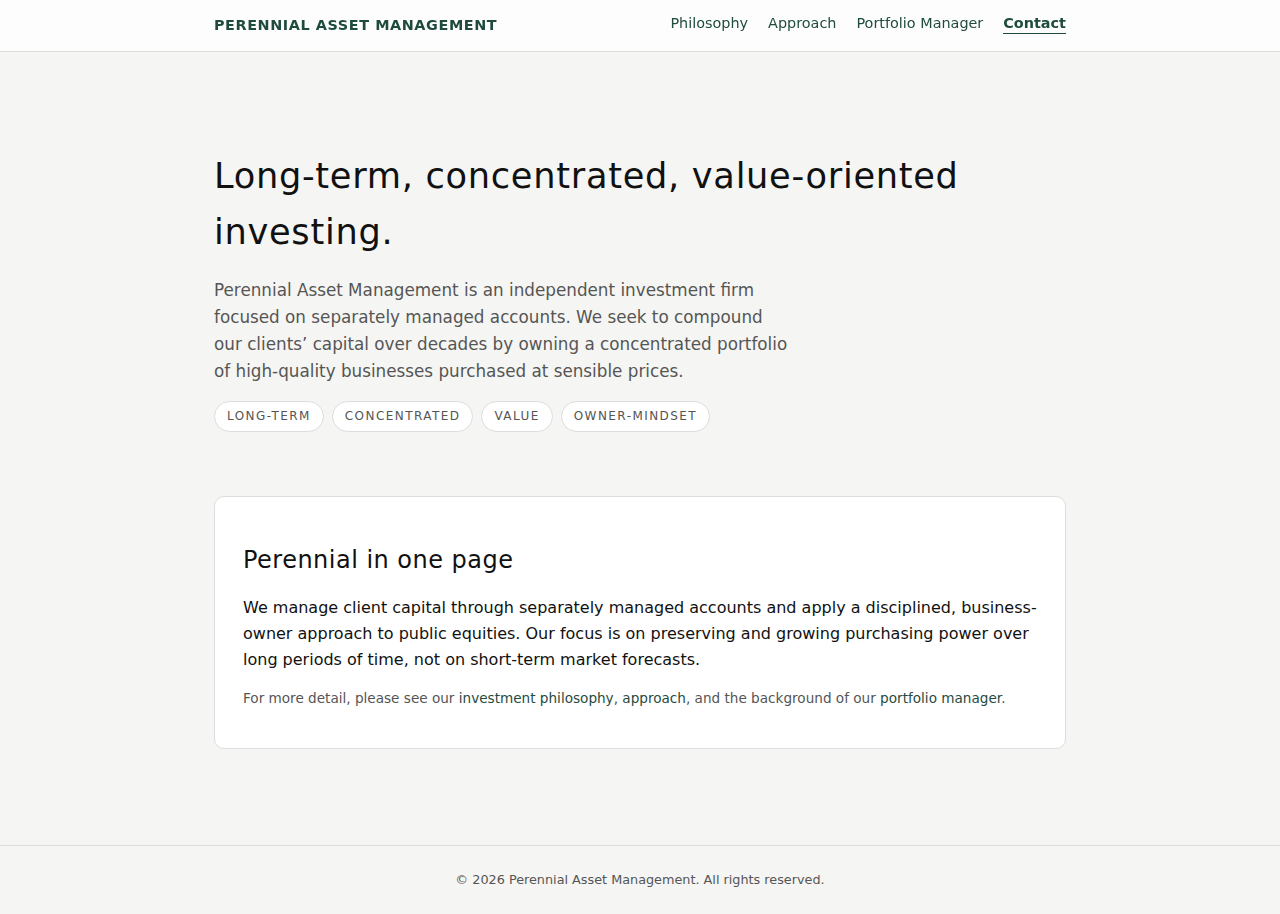
<file: index.html>
<!DOCTYPE html>
<html lang="en">
<head>
  <meta charset="UTF-8" />
  <title>Perennial Asset Management</title>
  <meta name="viewport" content="width=device-width, initial-scale=1" />
  <meta
    name="description"
    content="Perennial Asset Management is a long-term, concentrated, value-oriented investment manager focused on separately managed accounts."
  />
  <link rel="stylesheet" href="style.css" />
</head>
<body>
  <header>
    <div class="nav-inner">
      <a href="index.html" class="logo">Perennial Asset Management</a>
      <nav>
        <ul>
          <li><a href="philosophy/">Philosophy</a></li>
          <li><a href="approach/">Approach</a></li>
          <li><a href="portfolio-manager/">Portfolio Manager</a></li>
          <li><a class="active" href="contact/">Contact</a></li>
        </ul>
      </nav>
    </div>
  </header>

  <main>
    <section class="hero">
      <h1>Long-term, concentrated, value-oriented investing.</h1>
      <p class="hero-tagline">
        Perennial Asset Management is an independent investment firm focused on
        separately managed accounts. We seek to compound our clients’ capital
        over decades by owning a concentrated portfolio of high-quality
        businesses purchased at sensible prices.
      </p>
      <div class="pill-row">
        <span class="pill">Long-Term</span>
        <span class="pill">Concentrated</span>
        <span class="pill">Value</span>
        <span class="pill">Owner-Mindset</span>
      </div>
    </section>

    <section>
      <div class="card">
        <h2>Perennial in one page</h2>
        <p>
          We manage client capital through separately managed accounts and apply
          a disciplined, business-owner approach to public equities. Our focus
          is on preserving and growing purchasing power over long periods of
          time, not on short-term market forecasts.
        </p>
        <p class="muted small">
          For more detail, please see our
          <a href="philosophy.html">investment philosophy</a>,
          <a href="approach.html">approach</a>, and the background of our
          <a href="portfolio-manager.html">portfolio manager</a>.
        </p>
      </div>
    </section>
  </main>

  <footer>
    © <span id="year"></span> Perennial Asset Management. All rights reserved.
    <script>
      document.getElementById("year").textContent = new Date().getFullYear();
    </script>
  </footer>
</body>
</html>
</file>
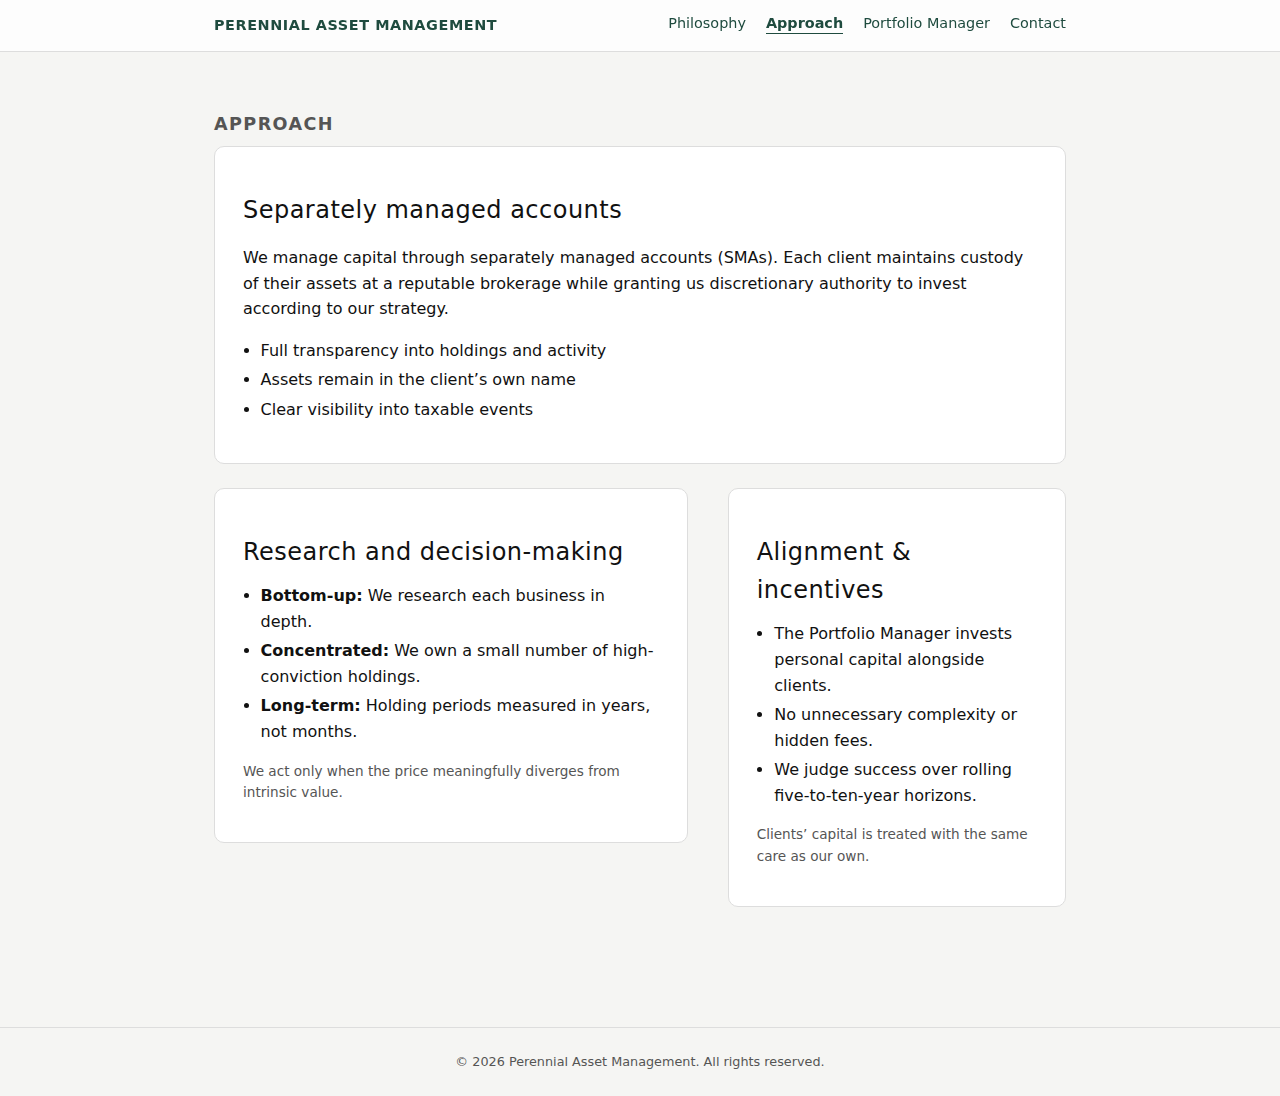
<file: approach/index.html>
<!DOCTYPE html>
<html lang="en">
<head>
  <meta charset="UTF-8" />
  <title>Approach | Perennial Asset Management</title>
  <meta name="viewport" content="width=device-width, initial-scale=1" />
  <link rel="stylesheet" href="../style.css" />
</head>

<body>
  <header>
    <div class="nav-inner">
      <a href="../index.html" class="logo">Perennial Asset Management</a>
      <nav>
        <ul>
          <li><a href="../philosophy/">Philosophy</a></li>
          <li><a class="active" href="../approach/">Approach</a></li>
          <li><a href="../portfolio-manager/">Portfolio Manager</a></li>
          <li><a href="../contact/">Contact</a></li>
        </ul>
      </nav>
    </div>
  </header>

  <main>
    <section>
      <h3>Approach</h3>

      <div class="card">
        <h2>Separately managed accounts</h2>
        <p>
          We manage capital through separately managed accounts (SMAs). Each
          client maintains custody of their assets at a reputable brokerage
          while granting us discretionary authority to invest according to our
          strategy.
        </p>
        <ul>
          <li>Full transparency into holdings and activity</li>
          <li>Assets remain in the client’s own name</li>
          <li>Clear visibility into taxable events</li>
        </ul>
      </div>

      <div class="two-col">
        <div class="card">
          <h2>Research and decision-making</h2>
          <ul>
            <li><strong>Bottom-up:</strong> We research each business in depth.</li>
            <li><strong>Concentrated:</strong> We own a small number of high-conviction holdings.</li>
            <li><strong>Long-term:</strong> Holding periods measured in years, not months.</li>
          </ul>
          <p class="muted small">
            We act only when the price meaningfully diverges from intrinsic
            value.
          </p>
        </div>

        <div class="card">
          <h2>Alignment & incentives</h2>
          <ul>
            <li>The Portfolio Manager invests personal capital alongside clients.</li>
            <li>No unnecessary complexity or hidden fees.</li>
            <li>We judge success over rolling five-to-ten-year horizons.</li>
          </ul>
          <p class="muted small">
            Clients’ capital is treated with the same care as our own.
          </p>
        </div>
      </div>
    </section>
  </main>

  <footer>
    © <span id="year"></span> Perennial Asset Management. All rights reserved.
    <script>
      document.getElementById("year").textContent = new Date().getFullYear();
    </script>
  </footer>
</body>
</html>
</file>
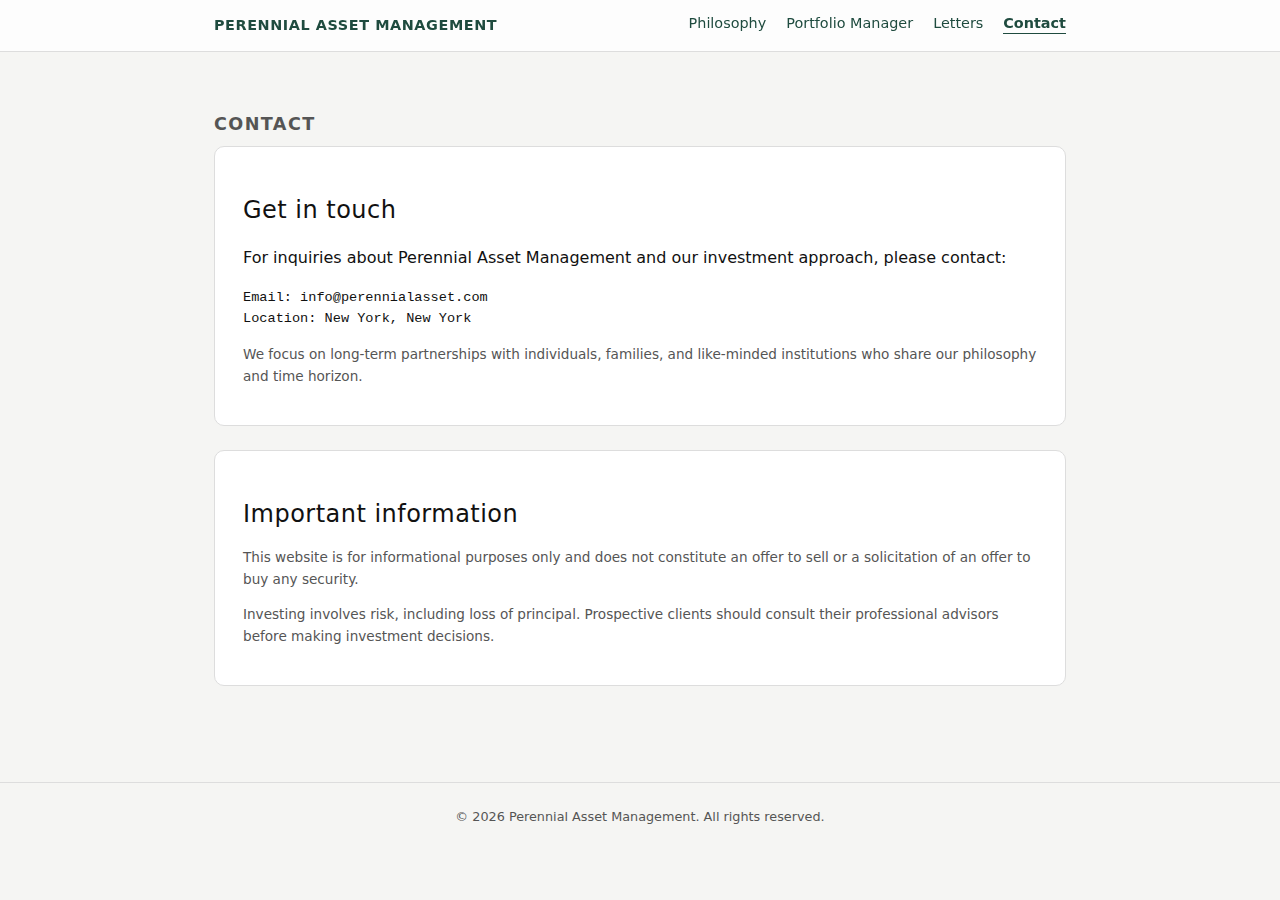
<file: contact/index.html>
<!DOCTYPE html>
<html lang="en">
<head>
  <meta charset="UTF-8" />
  <title>Contact | Perennial Asset Management</title>
  <meta name="viewport" content="width=device-width, initial-scale=1" />
  <link rel="stylesheet" href="../style.css" />
</head>

<body>
  <header>
    <div class="nav-inner">
      <a href="../" class="logo">Perennial Asset Management</a>
      <nav>
        <ul>
            <li><a href="../philosophy/">Philosophy</a></li>
            <li><a href="../portfolio-manager/">Portfolio Manager</a></li>
            <li><a href="../letters/">Letters</a></li>
            <li><a class="active" href="../contact/">Contact</a></li>
        </ul>
        </nav>
    </div>
  </header>

  <main>
    <section>
      <h3>Contact</h3>
        <div class="card">
            <h2>Get in touch</h2>
            <p>
                For inquiries about Perennial Asset Management and our investment
                approach, please contact:
            </p>

            <p class="mono">
                Email: info@perennialasset.com<br />
                Location: New York, New York
            </p>

            <p class="muted small">
                We focus on long-term partnerships with individuals, families, and
                like-minded institutions who share our philosophy and time horizon.
            </p>
        </div>

      <div class="card">
        <h2>Important information</h2>
        <p class="small muted">
          This website is for informational purposes only and does not constitute
          an offer to sell or a solicitation of an offer to buy any security.
        </p>
        <p class="small muted">
          Investing involves risk, including loss of principal. Prospective
          clients should consult their professional advisors before making
          investment decisions.
        </p>
      </div>
    </section>
  </main>

  <footer>
    © <span id="year"></span> Perennial Asset Management. All rights reserved.
    <script>
      document.getElementById("year").textContent = new Date().getFullYear();
    </script>
  </footer>
</body>
</html>
</file>
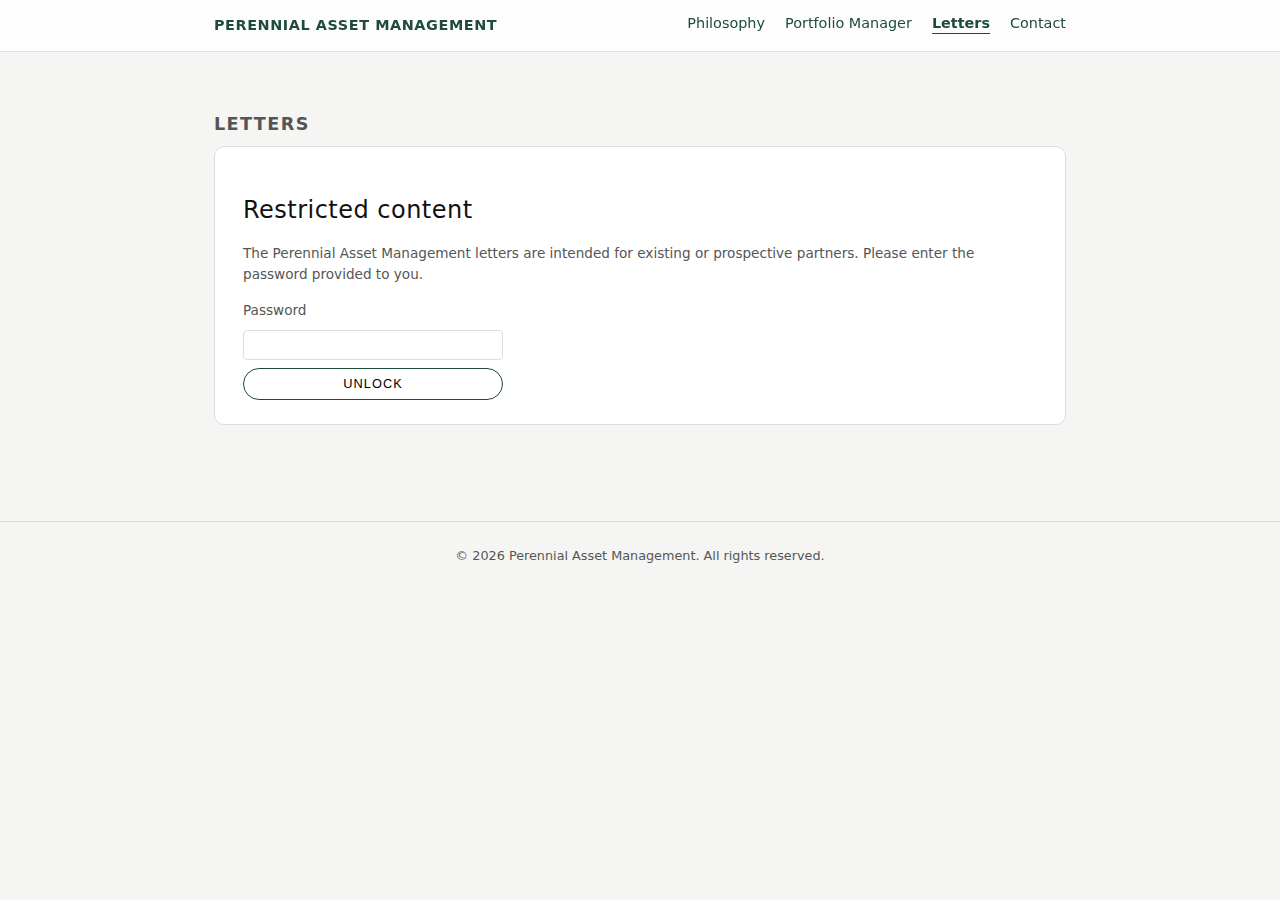
<file: letters/index.html>
<!DOCTYPE html>
<html lang="en">
<head>
  <meta charset="UTF-8" />
  <title>Letters | Perennial Asset Management</title>
  <meta name="viewport" content="width=device-width, initial-scale=1" />
  <link rel="stylesheet" href="../style.css" />
</head>

<body>
  <header>
    <div class="nav-inner">
      <a href="../" class="logo">Perennial Asset Management</a>
      <nav>
        <ul>
          <li><a href="../philosophy/">Philosophy</a></li>
          <li><a href="../portfolio-manager/">Portfolio Manager</a></li>
          <li><a class="active" href="../letters/">Letters</a></li>
          <li><a href="../contact/">Contact</a></li>
        </ul>
      </nav>
    </div>
  </header>

  <main>
    <section>
      <h3>Letters</h3>

      <div class="card" id="letters-lock">
        <h2>Restricted content</h2>
        <p class="muted small">
          The Perennial Asset Management letters are intended for existing or
          prospective partners. Please enter the password provided to you.
        </p>

        <form id="letters-form" class="letters-form">
          <label for="letters-password" class="small muted">
            Password
          </label>
          <input
            type="password"
            id="letters-password"
            class="letters-input"
            autocomplete="off"
          />
          <button type="submit" class="letters-button">Unlock</button>
          <p id="letters-error" class="small muted" style="display:none; color:#b00020;">
            Incorrect password. Please try again.
          </p>
        </form>
      </div>

      <div class="card" id="letters-content" style="display:none;">
        <h2>Perennial letters</h2>
        <p>
          Below are selected letters discussing our philosophy, portfolio,
          and long-term results. We encourage partners to read them in order,
          as they build on one another over time.
        </p>

        <ul>
          <li><strong>Introduction to Perennial Asset Management</strong> &mdash; Coming soon.</li>
          <!-- Add links to PDFs or HTML versions of letters here -->
        </ul>

        <p class="muted small">
          Please do not forward or redistribute these materials without
          permission. They are intended for a limited audience and may not
          contain complete information about our strategy.
        </p>
      </div>
    </section>
  </main>

  <footer>
    © <span id="year"></span> Perennial Asset Management. All rights reserved.
    <script>
      document.getElementById("year").textContent = new Date().getFullYear();
    </script>
  </footer>

  <script>
    // *** CHANGE THIS PASSWORD TO WHATEVER YOU WANT ***
    const LETTERS_PASSWORD = "Omega";

    const form = document.getElementById("letters-form");
    const input = document.getElementById("letters-password");
    const error = document.getElementById("letters-error");
    const content = document.getElementById("letters-content");

    form.addEventListener("submit", function (e) {
      e.preventDefault();
      if (input.value === LETTERS_PASSWORD) {
        content.style.display = "block";
        document.getElementById("letters-lock").style.display = "none";
      } else {
        error.style.display = "block";
        input.value = "";
        input.focus();
      }
    });
  </script>
</body>
</html>
</file>
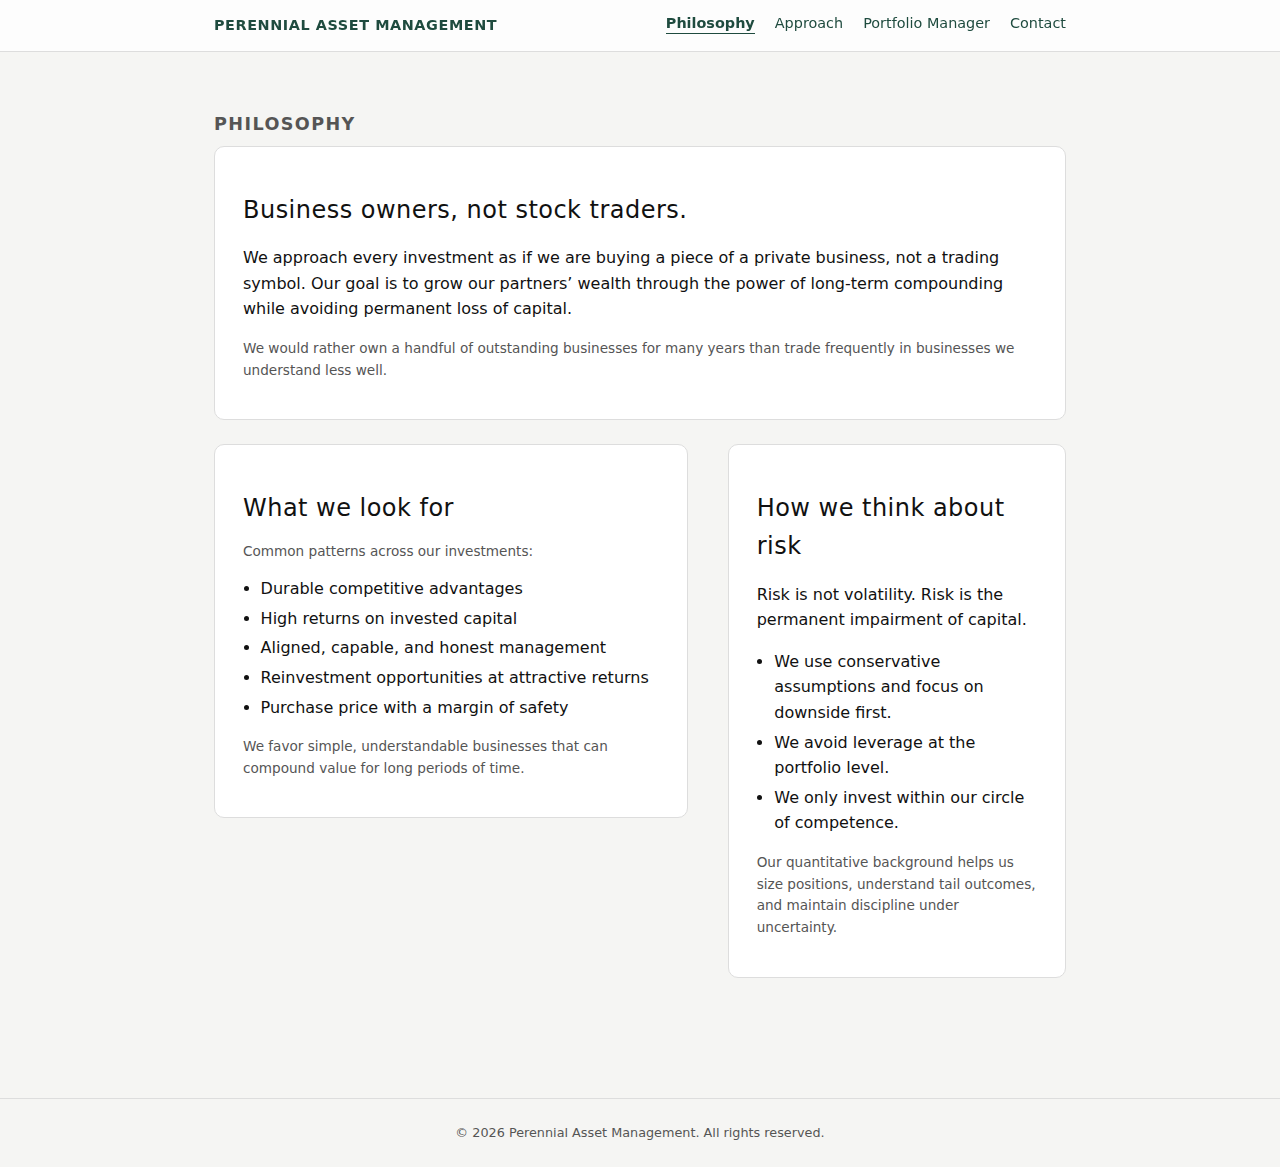
<file: philosophy/index.html>
<!DOCTYPE html>
<html lang="en">
<head>
  <meta charset="UTF-8" />
  <title>Philosophy | Perennial Asset Management</title>
  <meta name="viewport" content="width=device-width, initial-scale=1" />
  <link rel="stylesheet" href="../style.css" />
</head>

<body>
  <header>
    <div class="nav-inner">
      <a href="../index.html" class="logo">Perennial Asset Management</a>
      <nav>
        <ul>
          <li><a class="active" href="../philosophy/">Philosophy</a></li>
          <li><a href="../approach/">Approach</a></li>
          <li><a href="../portfolio-manager/">Portfolio Manager</a></li>
          <li><a href="../contact/">Contact</a></li>
        </ul>
      </nav>
    </div>
  </header>

  <main>
    <section>
      <h3>Philosophy</h3>

      <div class="card">
        <h2>Business owners, not stock traders.</h2>
        <p>
          We approach every investment as if we are buying a piece of a private
          business, not a trading symbol. Our goal is to grow our partners’
          wealth through the power of long-term compounding while avoiding
          permanent loss of capital.
        </p>
        <p class="muted small">
          We would rather own a handful of outstanding businesses for many
          years than trade frequently in businesses we understand less well.
        </p>
      </div>

      <div class="two-col">
        <div class="card">
          <h2>What we look for</h2>
          <p class="muted small">Common patterns across our investments:</p>
          <ul>
            <li>Durable competitive advantages</li>
            <li>High returns on invested capital</li>
            <li>Aligned, capable, and honest management</li>
            <li>Reinvestment opportunities at attractive returns</li>
            <li>Purchase price with a margin of safety</li>
          </ul>
          <p class="muted small">
            We favor simple, understandable businesses that can compound value
            for long periods of time.
          </p>
        </div>

        <div class="card">
          <h2>How we think about risk</h2>
          <p>
            Risk is not volatility. Risk is the permanent impairment of capital.
          </p>
          <ul>
            <li>We use conservative assumptions and focus on downside first.</li>
            <li>We avoid leverage at the portfolio level.</li>
            <li>We only invest within our circle of competence.</li>
          </ul>
          <p class="muted small">
            Our quantitative background helps us size positions, understand tail
            outcomes, and maintain discipline under uncertainty.
          </p>
        </div>
      </div>
    </section>
  </main>

  <footer>
    © <span id="year"></span> Perennial Asset Management. All rights reserved.
    <script>
      document.getElementById("year").textContent = new Date().getFullYear();
    </script>
  </footer>
</body>
</html>
</file>
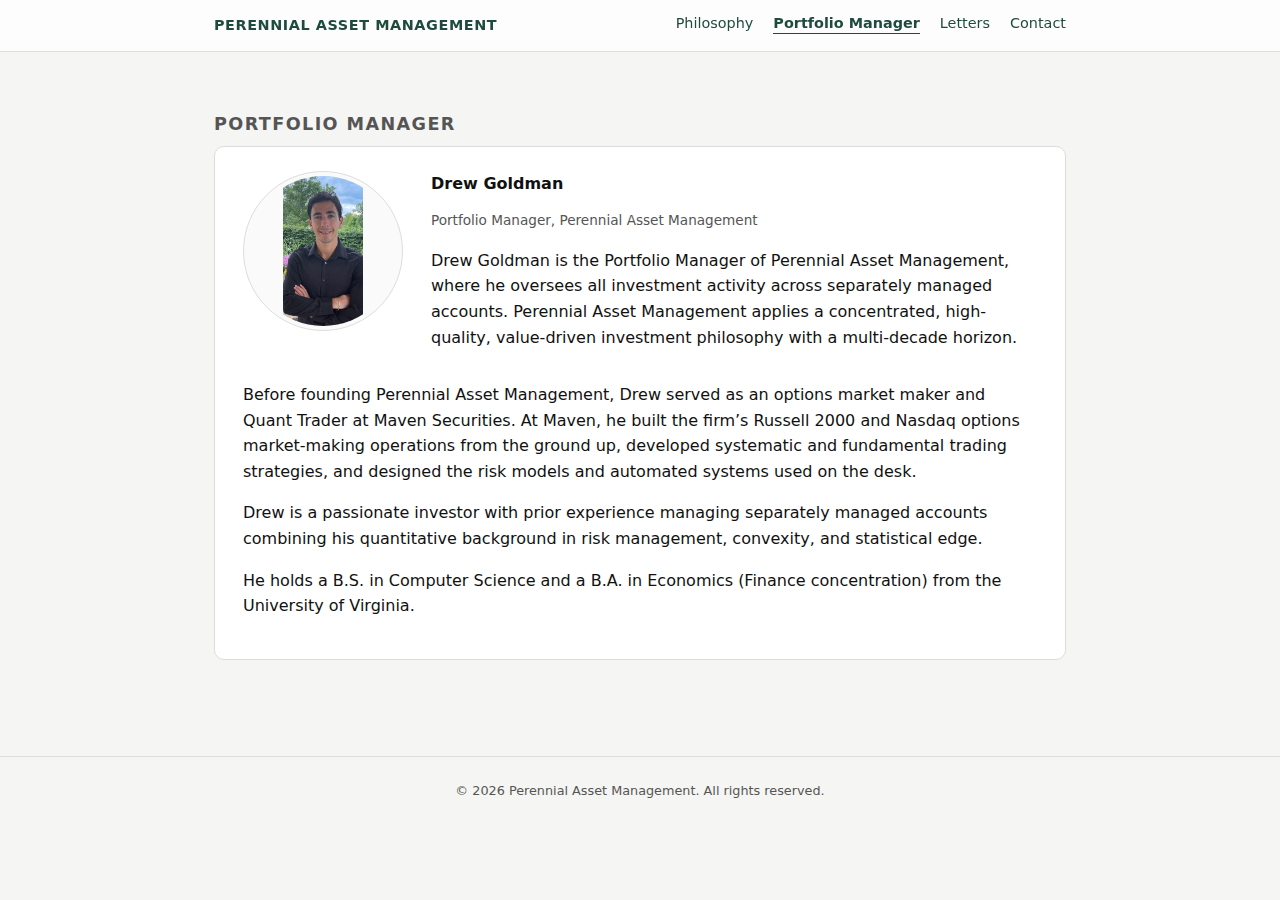
<file: portfolio-manager/index.html>
<!DOCTYPE html>
<html lang="en">
<head>
  <meta charset="UTF-8" />
  <title>Portfolio Manager | Perennial Asset Management</title>
  <meta name="viewport" content="width=device-width, initial-scale=1" />
  <link rel="stylesheet" href="https://fonts.googleapis.com/css2?family=Inter:wght@400;500;600;700&display=swap" />
  <link rel="stylesheet" href="../style.css" />
</head>

<body>
  <header>
    <div class="nav-inner">
      <a href="../" class="logo">Perennial Asset Management</a>
      <nav>
        <ul>
          <li><a href="../philosophy/">Philosophy</a></li>
          <li><a class="active" href="../portfolio-manager/">Portfolio Manager</a></li>
          <li><a href="../letters/">Letters</a></li>
          <li><a href="../contact/">Contact</a></li>
        </ul>
      </nav>
    </div>
  </header>

  <main>
    <section>
      <h3>Portfolio Manager</h3>
      <div class="card">
        <div class="bio-layout">
          <div class="bio-photo-wrap">
            <img src="../assets/drewgoldmanportrait.png" alt="Drew Goldman" class="profile-photo" />
          </div>

            <div class="bio-text-intro">
              <div class="bio-name">Drew Goldman</div>
              <p class="muted small">Portfolio Manager, Perennial Asset Management</p>

              <p>
                Drew Goldman is the Portfolio Manager of Perennial Asset Management,
                where he oversees all investment activity across separately managed
                accounts. Perennial Asset Management applies a concentrated,
                high-quality, value-driven investment philosophy with a multi-decade
                horizon.
              </p>
            </div>
          </div>

          <p>
            Before founding Perennial Asset Management, Drew served as an options
            market maker and Quant Trader at Maven Securities. At Maven, he built
            the firm’s Russell 2000 and Nasdaq options market-making operations
            from the ground up, developed systematic and fundamental trading
            strategies, and designed the risk models and automated systems used
            on the desk.
          </p>

          <p>
            Drew is a passionate investor with prior experience managing separately managed accounts
            combining his quantitative background in risk management, convexity, and statistical edge.
          </p>

          <p>
            He holds a B.S. in Computer Science and a B.A. in Economics (Finance
            concentration) from the University of Virginia.
          </p>
        </div>
      </div>
    </section>
  </main>

  <footer>
    © <span id="year"></span> Perennial Asset Management. All rights reserved.
    <script>
      document.getElementById("year").textContent = new Date().getFullYear();
    </script>
  </footer>
</body>
</html>
</file>
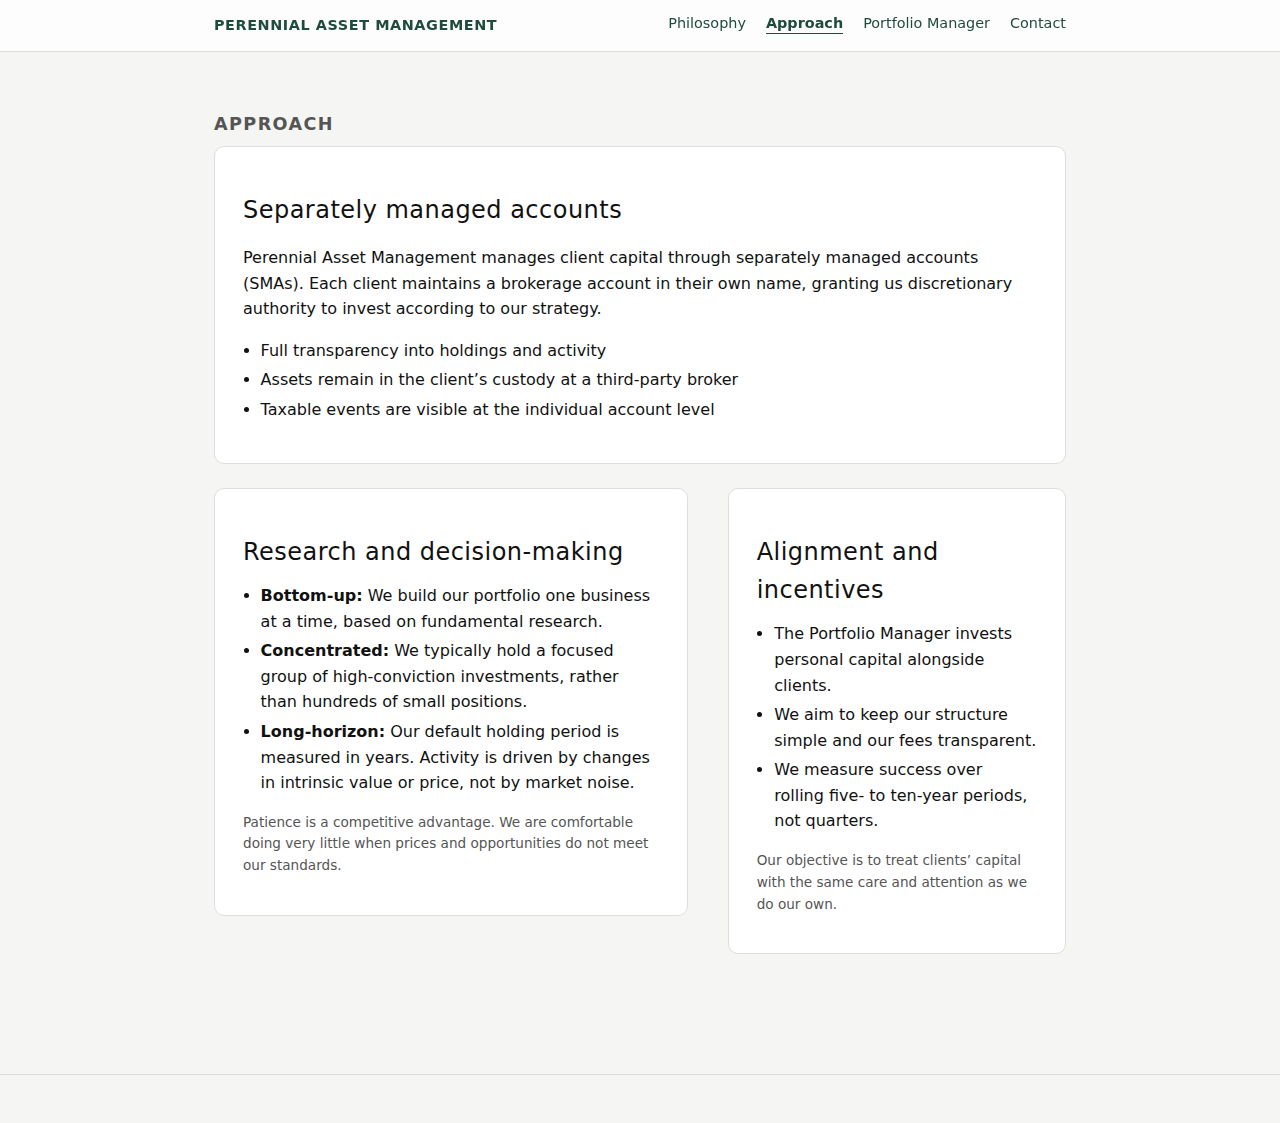
<file: approach.html>
<!DOCTYPE html>
<html lang="en">
<head>
  <meta charset="UTF-8" />
  <title>Approach | Perennial Asset Management</title>
  <meta name="viewport" content="width=device-width, initial-scale=1" />
  <link rel="stylesheet" href="style.css" />
</head>
<body>
  <header>
    <div class="nav-inner">
      <a href="index.html" class="logo">Perennial Asset Management</a>
      <nav>
        <ul>
          <li><a href="philosophy.html">Philosophy</a></li>
          <li><a href="approach.html" class="active">Approach</a></li>
          <li><a href="portfolio-manager.html">Portfolio Manager</a></li>
          <li><a href="contact.html">Contact</a></li>
        </ul>
      </nav>
    </div>
  </header>

  <main>
    <section>
      <h3>Approach</h3>
      <div class="card">
        <h2>Separately managed accounts</h2>
        <p>
          Perennial Asset Management manages client capital through separately
          managed accounts (SMAs). Each client maintains a brokerage account in
          their own name, granting us discretionary authority to invest
          according to our strategy.
        </p>
        <ul>
          <li>Full transparency into holdings and activity</li>
          <li>Assets remain in the client’s custody at a third-party broker</li>
          <li>Taxable events are visible at the individual account level</li>
        </ul>
      </div>

      <div class="two-col">
        <div class="card">
          <h2>Research and decision-making</h2>
          <ul>
            <li>
              <strong>Bottom-up:</strong> We build our portfolio one business at a
              time, based on fundamental research.
            </li>
            <li>
              <strong>Concentrated:</strong> We typically hold a focused group of
              high-conviction investments, rather than hundreds of small
              positions.
            </li>
            <li>
              <strong>Long-horizon:</strong> Our default holding period is measured
              in years. Activity is driven by changes in intrinsic value or
              price, not by market noise.
            </li>
          </ul>
          <p class="muted small">
            Patience is a competitive advantage. We are comfortable doing very
            little when prices and opportunities do not meet our standards.
          </p>
        </div>

        <div class="card">
          <h2>Alignment and incentives</h2>
          <ul>
            <li>The Portfolio Manager invests personal capital alongside clients.</li>
            <li>We aim to keep our structure simple and our fees transparent.</li>
            <li>We measure success over rolling five- to ten-year periods, not quarters.</li>
          </ul>
          <p class="muted small">
            Our objective is to treat clients’ capital with the same care and
            attention as we do our own.
          </p>
        </div>
      </div>
    </section>
  </main>

  <footer>
</file>
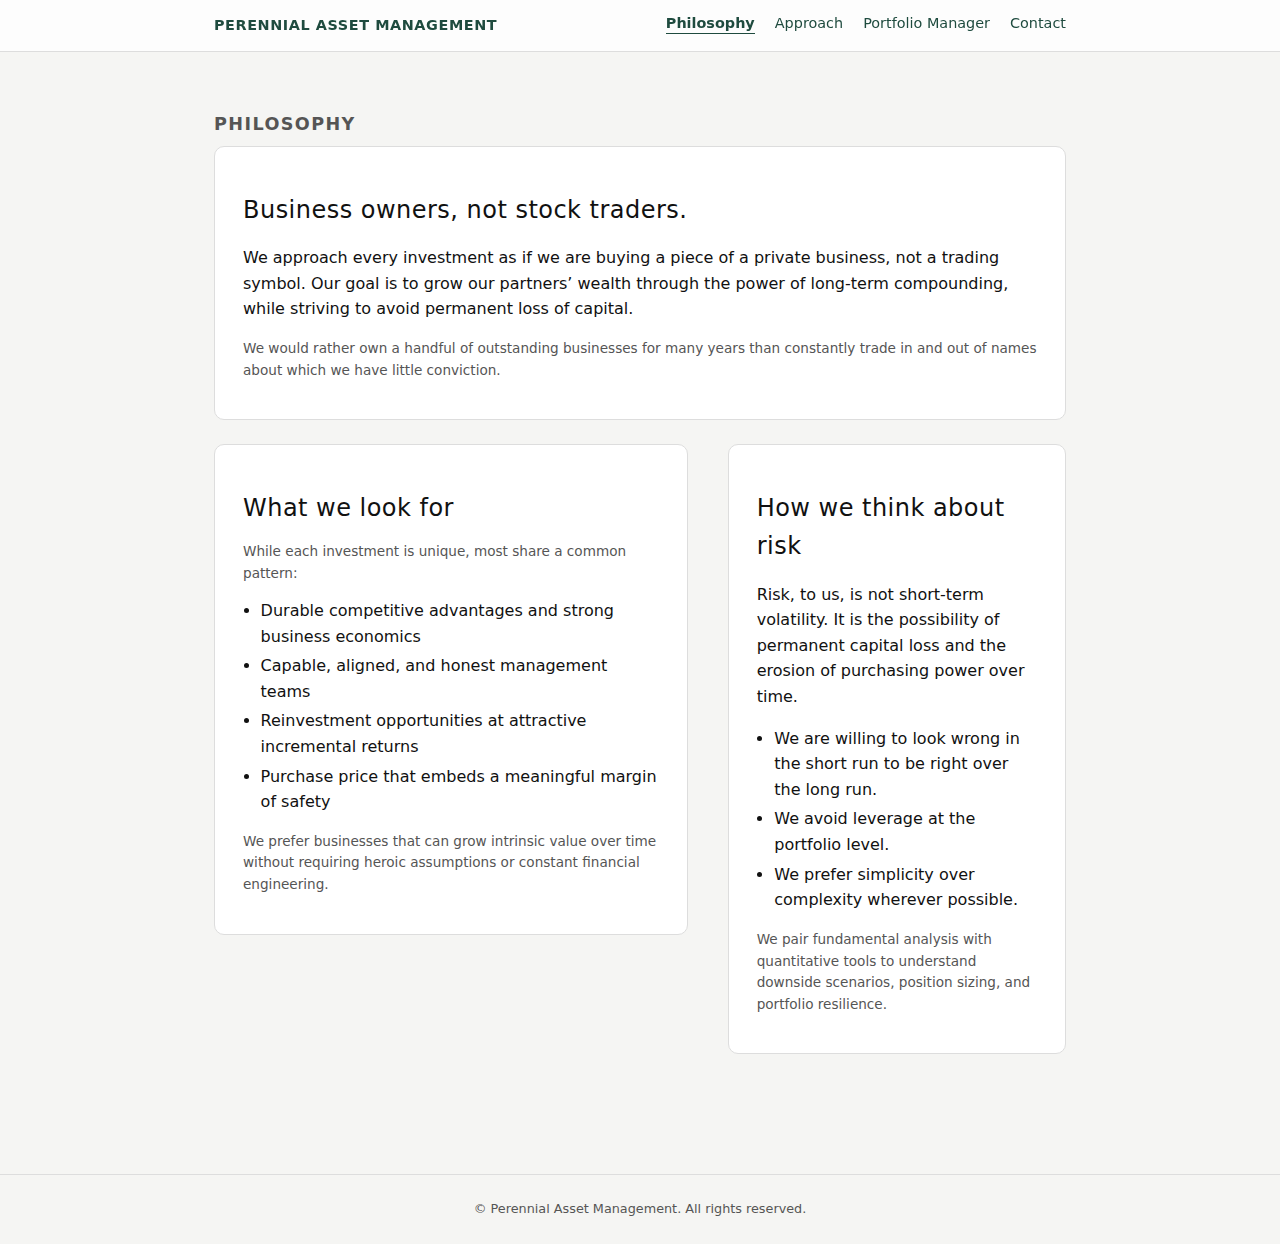
<file: philosophy.html>
<!DOCTYPE html>
<html lang="en">
<head>
  <meta charset="UTF-8" />
  <title>Philosophy | Perennial Asset Management</title>
  <meta name="viewport" content="width=device-width, initial-scale=1" />
  <link rel="stylesheet" href="style.css" />
</head>
<body>
  <header>
    <div class="nav-inner">
      <a href="index.html" class="logo">Perennial Asset Management</a>
      <nav>
        <ul>
          <li><a href="philosophy.html" class="active">Philosophy</a></li>
          <li><a href="approach.html">Approach</a></li>
          <li><a href="portfolio-manager.html">Portfolio Manager</a></li>
          <li><a href="contact.html">Contact</a></li>
        </ul>
      </nav>
    </div>
  </header>

  <main>
    <section>
      <h3>Philosophy</h3>
      <div class="card">
        <h2>Business owners, not stock traders.</h2>
        <p>
          We approach every investment as if we are buying a piece of a private
          business, not a trading symbol. Our goal is to grow our partners’
          wealth through the power of long-term compounding, while striving to
          avoid permanent loss of capital.
        </p>
        <p class="muted small">
          We would rather own a handful of outstanding businesses for many
          years than constantly trade in and out of names about which we have
          little conviction.
        </p>
      </div>

      <div class="two-col">
        <div class="card">
          <h2>What we look for</h2>
          <p class="muted small">
            While each investment is unique, most share a common pattern:
          </p>
          <ul>
            <li>Durable competitive advantages and strong business economics</li>
            <li>Capable, aligned, and honest management teams</li>
            <li>Reinvestment opportunities at attractive incremental returns</li>
            <li>Purchase price that embeds a meaningful margin of safety</li>
          </ul>
          <p class="muted small">
            We prefer businesses that can grow intrinsic value over time
            without requiring heroic assumptions or constant financial
            engineering.
          </p>
        </div>

        <div class="card">
          <h2>How we think about risk</h2>
          <p>
            Risk, to us, is not short-term volatility. It is the possibility of
            permanent capital loss and the erosion of purchasing power over
            time.
          </p>
          <ul>
            <li>We are willing to look wrong in the short run to be right over the long run.</li>
            <li>We avoid leverage at the portfolio level.</li>
            <li>We prefer simplicity over complexity wherever possible.</li>
          </ul>
          <p class="muted small">
            We pair fundamental analysis with quantitative tools to understand
            downside scenarios, position sizing, and portfolio resilience.
          </p>
        </div>
      </div>
    </section>
  </main>

  <footer>
    © <span id="year"></span> Perennial Asset Management. All rights reserved.
    <script>
      document.getElementById("year").textContent = new Date().getFu
</file>
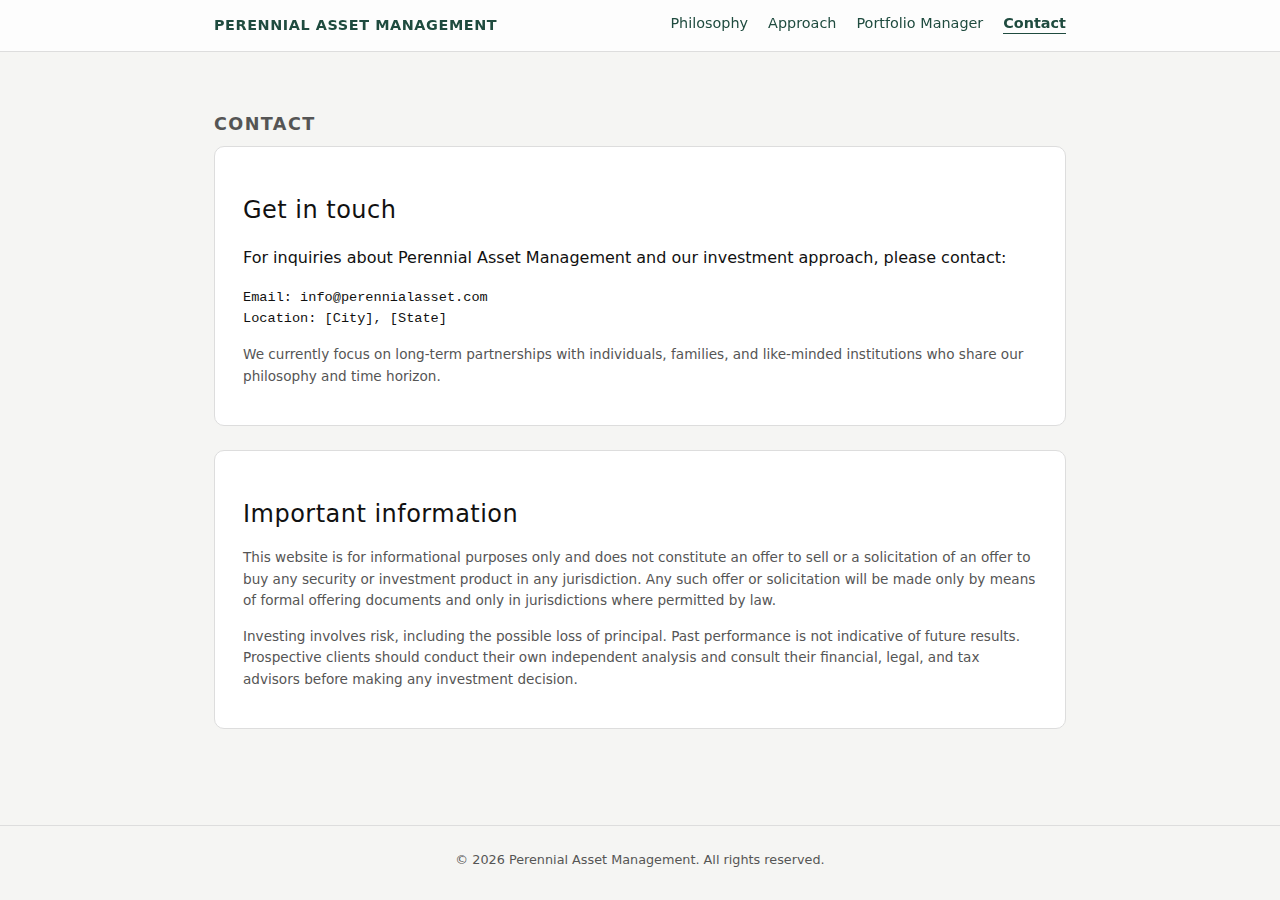
<file: portfolio-manager.html>
<!DOCTYPE html>
<html lang="en">
<head>
  <meta charset="UTF-8" />
  <title>Contact | Perennial Asset Management</title>
  <meta name="viewport" content="width=device-width, initial-scale=1" />
  <link rel="stylesheet" href="style.css" />
</head>
<body>
  <header>
    <div class="nav-inner">
      <a href="index.html" class="logo">Perennial Asset Management</a>
      <nav>
        <ul>
          <li><a href="philosophy.html">Philosophy</a></li>
          <li><a href="approach.html">Approach</a></li>
          <li><a href="portfolio-manager.html">Portfolio Manager</a></li>
          <li><a href="contact.html" class="active">Contact</a></li>
        </ul>
      </nav>
    </div>
  </header>

  <main>
    <section>
      <h3>Contact</h3>
      <div class="card">
        <h2>Get in touch</h2>
        <p>
          For inquiries about Perennial Asset Management and our investment
          approach, please contact:
        </p>
        <p class="mono">
          Email: info@perennialasset.com<br />
          Location: [City], [State]
        </p>
        <p class="muted small">
          We currently focus on long-term partnerships with individuals,
          families, and like-minded institutions who share our philosophy and
          time horizon.
        </p>
      </div>

      <div class="card">
        <h2>Important information</h2>
        <p class="small muted">
          This website is for informational purposes only and does not constitute
          an offer to sell or a solicitation of an offer to buy any security or
          investment product in any jurisdiction. Any such offer or solicitation
          will be made only by means of formal offering documents and only in
          jurisdictions where permitted by law.
        </p>
        <p class="small muted">
          Investing involves risk, including the possible loss of principal.
          Past performance is not indicative of future results. Prospective
          clients should conduct their own independent analysis and consult
          their financial, legal, and tax advisors before making any investment
          decision.
        </p>
      </div>
    </section>
  </main>

  <footer>
    © <span id="year"></span> Perennial Asset Management. All rights reserved.
    <script>
      document.getElementById("year").textContent = new Date().getFullYear();
    </script>
  </footer>
</body>
</html>
</file>
<file: style.css>
:root {
  --bg: #f5f5f3;
  --fg: #111111;
  --muted: #555555;
  --accent: #1f4b3f;
  --border: #dddddd;
  --max-width: 900px;
  --font-main: system-ui, -apple-system, BlinkMacSystemFont, "Segoe UI",
    Roboto, sans-serif;
  --font-mono: ui-monospace, SFMono-Regular, Menlo, Monaco, Consolas,
    "Liberation Mono", "Courier New", monospace;
}

* {
  box-sizing: border-box;
}

body {
  margin: 0;
  padding: 0;
  font-family: var(--font-main);
  background: var(--bg);
  color: var(--fg);
  line-height: 1.6;
}

a {
  color: var(--accent);
  text-decoration: none;
}

a:hover {
  text-decoration: underline;
}

header {
  border-bottom: 1px solid var(--border);
  background: #ffffffcc;
  backdrop-filter: blur(10px);
  position: sticky;
  top: 0;
  z-index: 10;
}

.nav-inner {
  max-width: var(--max-width);
  margin: 0 auto;
  padding: 0.75rem 1.5rem;
  display: flex;
  align-items: center;
  justify-content: space-between;
}

.logo {
  font-weight: 600;
  letter-spacing: 0.04em;
  text-transform: uppercase;
  font-size: 0.9rem;
}

nav ul {
  list-style: none;
  display: flex;
  gap: 1.25rem;
  margin: 0;
  padding: 0;
  font-size: 0.9rem;
}

nav a {
  padding-bottom: 2px;
}

nav a.active {
  font-weight: 600;
  border-bottom: 1px solid var(--accent);
}

main {
  max-width: var(--max-width);
  margin: 0 auto;
  padding: 2.5rem 1.5rem 3rem;
}

section {
  margin-bottom: 3rem;
}

h1,
h2,
h3 {
  font-weight: 500;
  letter-spacing: 0.02em;
}

h1 {
  font-size: 2.2rem;
  margin-bottom: 0.75rem;
}

h2 {
  font-size: 1.5rem;
  margin-bottom: 0.75rem;
}

h3 {
  font-size: 1.1rem;
  margin-bottom: 0.5rem;
  text-transform: uppercase;
  letter-spacing: 0.08em;
  font-weight: 600;
  color: var(--muted);
}

.hero {
  padding: 2rem 0 1rem;
}

.hero-tagline {
  font-size: 1.05rem;
  color: var(--muted);
  max-width: 36rem;
}

.pill-row {
  margin-top: 1rem;
  display: flex;
  flex-wrap: wrap;
  gap: 0.5rem;
}

.pill {
  font-size: 0.75rem;
  text-transform: uppercase;
  letter-spacing: 0.12em;
  border-radius: 999px;
  padding: 0.3rem 0.75rem;
  border: 1px solid var(--border);
  color: var(--muted);
  background: #ffffff;
}

.card {
  border-radius: 10px;
  border: 1px solid var(--border);
  background: #ffffff;
  padding: 1.5rem 1.75rem;
  margin-bottom: 1.5rem;
}

.two-col {
  display: grid;
  grid-template-columns: minmax(0, 1.4fr) minmax(0, 1fr);
  gap: 2.5rem;
  align-items: flex-start;
}

.muted {
  color: var(--muted);
}

.small {
  font-size: 0.85rem;
}

ul {
  padding-left: 1.1rem;
  margin-top: 0.35rem;
}

li {
  margin-bottom: 0.25rem;
}

.bio-name {
  font-weight: 600;
  margin-bottom: 0.25rem;
}

.bio-layout {
  display: flex;
  gap: 1.75rem;
  align-items: flex-start;
  flex-wrap: wrap;
}

.bio-photo-wrap {
  flex: 0 0 140px;
}

.bio-text-intro {
  flex: 1 1 220px;
}

.profile-photo {
  width: 160px;
  height: 160px;
  border-radius: 50%;
  object-fit: contain;
  background: #fafafa; /* clean fill behind rectangular image */
  padding: 4px;        /* subtle buffer */
  border: 1px solid var(--border);
  display: block;
}


/* Optional: tighten top spacing on bio name */
.bio-name {
  font-weight: 600;
  margin-bottom: 0.15rem;
}

/* Mobile tweak */
@media (max-width: 600px) {
  .bio-layout {
    flex-direction: row;
    align-items: center;
  }

  .bio-photo-wrap {
    flex: 0 0 auto;
  }
}

.letters-form {
  display: flex;
  flex-direction: column;
  gap: 0.5rem;
  max-width: 260px;
}

.letters-input {
  padding: 0.4rem 0.6rem;
  border-radius: 4px;
  border: 1px solid var(--border);
  font-family: var(--font-main);
  font-size: 0.9rem;
}

.letters-button {
  padding: 0.45rem 0.8rem;
  border-radius: 999px;
  border: 1px solid var(--accent);
  background: #ffffff;
  font-size: 0.8rem;
  text-transform: uppercase;
  letter-spacing: 0.08em;
  cursor: pointer;
}

.letters-button:hover {
  background: #f0f5f3;
}

.mono {
  font-family: var(--font-mono);
  font-size: 0.85rem;
}

footer {
  border-top: 1px solid var(--border);
  padding: 1.5rem;
  font-size: 0.8rem;
  color: var(--muted);
  text-align: center;
}

@media (max-width: 720px) {
  .two-col {
    grid-template-columns: minmax(0, 1fr);
    gap: 1.75rem;
  }

  h1 {
    font-size: 1.8rem;
  }

  .nav-inner {
    flex-direction: column;
    align-items: flex-start;
    gap: 0.35rem;
  }

  nav ul {
    flex-wrap: wrap;
    gap: 0.75rem;
  }
}
</file>
